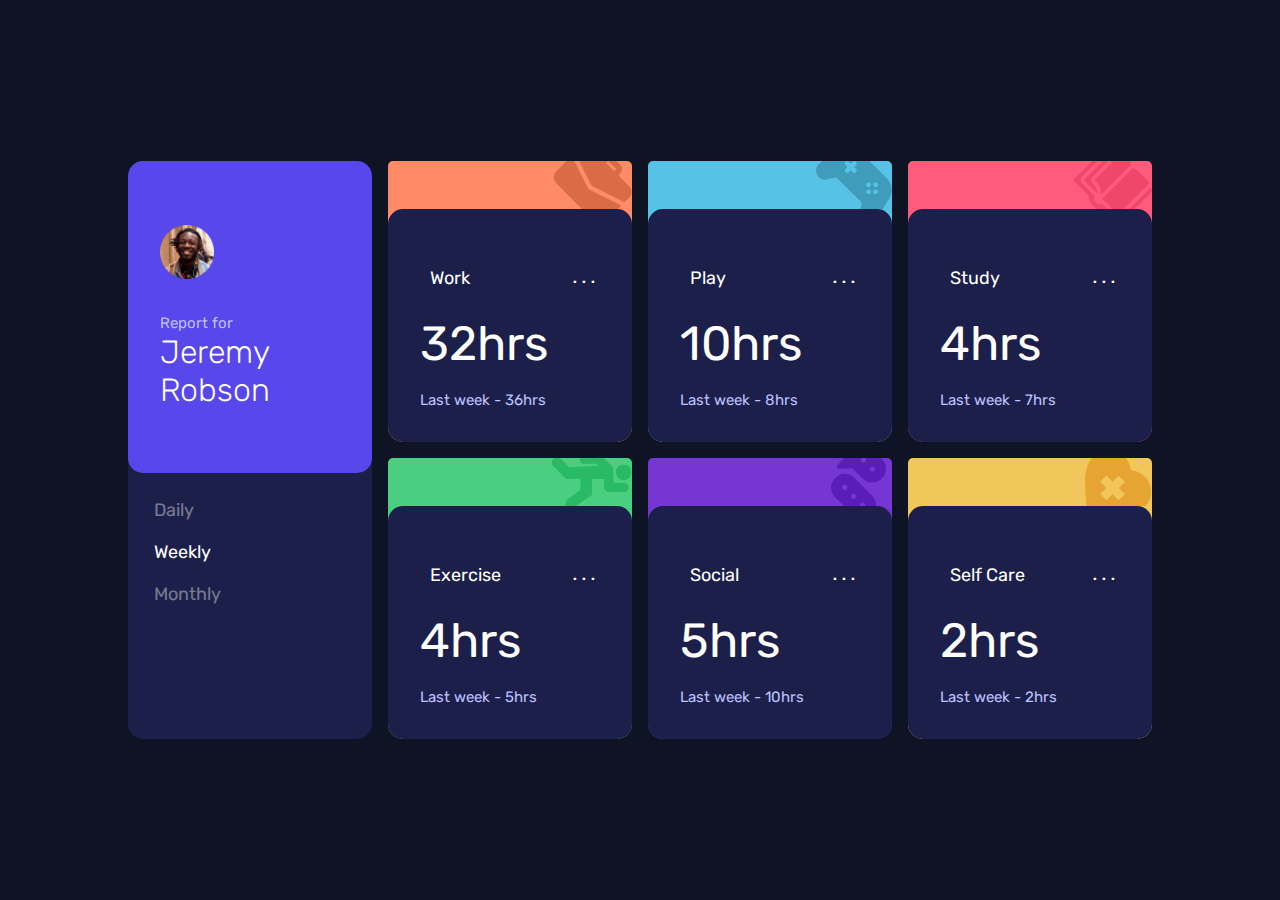
<file: index.html>
<!-- With JSON -->
<!DOCTYPE html>
<html lang="en">

<head>
  <meta charset="UTF-8">
  <meta name="viewport" content="width=device-width, initial-scale=1.0">

  <link rel="icon" type="image/png" sizes="32x32" href="./images/favicon-32x32.png">
  <link rel="stylesheet" href="./styles.css">
  <script src="https://cdnjs.cloudflare.com/ajax/libs/jquery/3.6.1/jquery.min.js"
    integrity="sha512-aVKKRRi/Q/YV+4mjoKBsE4x3H+BkegoM/em46NNlCqNTmUYADjBbeNefNxYV7giUp0VxICtqdrbqU7iVaeZNXA=="
    crossorigin="anonymous" referrerpolicy="no-referrer"></script>
  <title>Frontend Mentor | Time tracking dashboard</title>
</head>

<body>
  <main>
    <div class="user">
      <article>
        <img class="user_logo" src="./images/image-jeremy.png" alt="image-jeremy">
        <div>
          <small>Report for</small>
          <h1>Jeremy Robson</h1>
        </div>
      </article>
      <div class="occurances">
        <p id="daily">Daily</p>
        <p id="weekly" class="texture">Weekly</p>
        <p id="monthly">Monthly</p>
      </div>
    </div>
    <div id="work" class="info">
      <div class="try box"></div>
      <div class="content">
        <div class="header">
          <p>Work</p>
          <button type="button">...</button>
        </div>
        <div class="container">
          <div class="current">
            <span class="week">32hrs</span>
          </div>
          <div class="before">
            <small class="week">Last week -<span> 36hrs</span></small>
          </div>
        </div>
      </div>
    </div>
    <div id="play" class="info">
      <div class="play_logo box"></div>
      <div class="content">
        <div class="header">
          <p>Play</p>
          <button type="button">...</button>
        </div>
        <div class="container">
          <div class="current">
            <span class="week">10hrs</span>
          </div>
          <div class="before">
            <small class="week">Last week -<span> 8hrs</span></small>
          </div>
        </div>
      </div>
    </div>
    <div id="study" class="info">
      <div class="study_logo box"></div>
      <div class="content">
        <div class="header">
          <p>Study</p>
          <button type="button">...</button>
        </div>
        <div class="container">
          <div class="current">
            <span class="week">4hrs</span>
          </div>
          <div class="before">
            <small class="week">Last week -<span> 7hrs</span></small>
          </div>
        </div>
      </div>
    </div>
    <div id="exercise" class="info">
      <div class="exercise_logo box"></div>
      <div class="content">
        <div class="header">
          <p>Exercise</p>
          <button type="button">...</button>
        </div>
        <div class="container">
          <div class="current">
            <span class="week">4hrs</span>
          </div>
          <div class="before">
            <small class="week">Last week -<span> 5hrs</span></small>
          </div>
        </div>
      </div>
    </div>
    <div id="social" class="info">
      <div class="social_logo box"></div>
      <div class="content">
        <div class="header">
          <p>Social</p>
          <button type="button">...</button>
        </div>
        <div class="container">
          <div class="current">
            <span class="week">5hrs</span>
          </div>
          <div class="before">
            <small class="week">Last week - <span> 10hrs</span></small>
          </div>
        </div>
      </div>
    </div>
    <div id="self_care" class="info">
      <div class="selfcare_logo box"></div>
      <div class="content">
        <div class="header">
          <p>Self Care</p>
          <button type="button">...</button>
        </div>
        <div class="container">
          <div class="current">
            <span class="week">2hrs</span>
          </div>
          <div class="before">
            <small class="week">Last week -<span> 2hrs</span></small>
          </div>
        </div>
      </div>
    </div>
  </main>
  <script src="./index.js"></script>
</body>

</html>
</file>
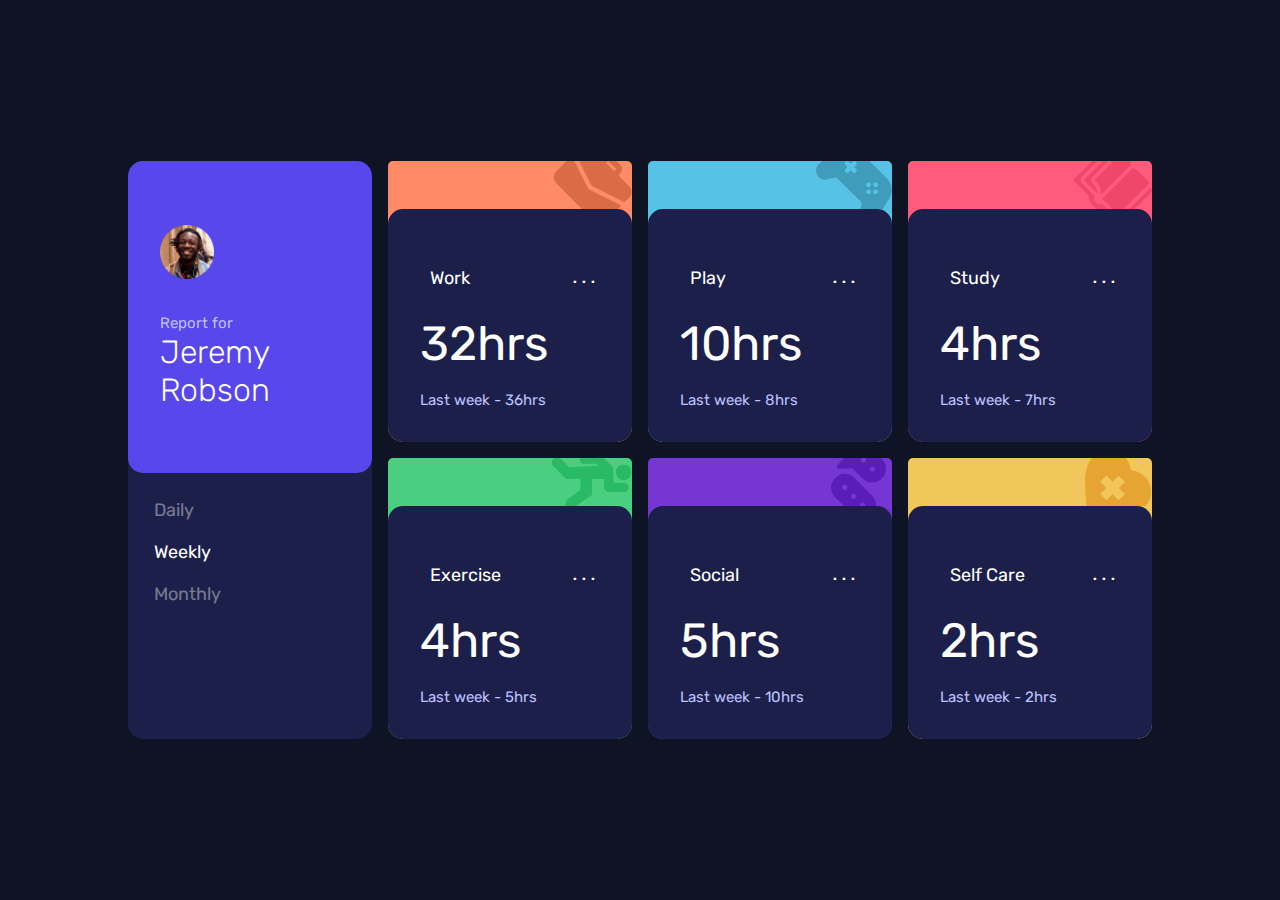
<file: alter.html>
<!-- Without JSON -->
<!DOCTYPE html>
<html lang="en">

<head>
  <meta charset="UTF-8">
  <meta name="viewport" content="width=device-width, initial-scale=1.0">

  <link rel="icon" type="image/png" sizes="32x32" href="./images/favicon-32x32.png">
  <link rel="stylesheet" href="./styles.css">
  <script src="https://cdnjs.cloudflare.com/ajax/libs/jquery/3.6.1/jquery.min.js"
    integrity="sha512-aVKKRRi/Q/YV+4mjoKBsE4x3H+BkegoM/em46NNlCqNTmUYADjBbeNefNxYV7giUp0VxICtqdrbqU7iVaeZNXA=="
    crossorigin="anonymous" referrerpolicy="no-referrer"></script>
  <title>Frontend Mentor | Time tracking dashboard</title>
</head>

<body>
  <main>
    <div class="user">
      <article>
        <img class="user_logo" src="./images/image-jeremy.png" alt="image-jeremy">
        <div>
          <small>Report for</small>
          <h1>Jeremy Robson</h1>
        </div>
      </article>
      <div class="occurances">
        <p id="daily">Daily</p>
        <p id="weekly" class="texture">Weekly</p>
        <p id="monthly">Monthly</p>
      </div>
    </div>
    <div id="work" class="info">
      <div class="try box"></div>
      <div class="content">
        <div class="header">
          <p>Work</p>
          <button type="button">...</button>
        </div>
        <div class="container">
          <div class="current">
            <span class="daily viz">5hrs</span>
            <span class="week">32hrs</span>
            <span class="month viz">103hrs</span>
          </div>
          <div class="before">
            <small class="daily viz">Last week -<span> 7hrs</span></small>
            <small class="week">Last week -<span> 36hrs</span></small>
            <small class="month viz">Last week -<span> 128hrs</span></small>
          </div>
        </div>
      </div>
    </div>
    <div id="play" class="info">
      <div class="play_logo box"></div>
      <div class="content">
        <div class="header">
          <p>Play</p>
          <button type="button">...</button>
        </div>
        <div class="container">
          <div class="current">
            <span class="daily viz">1hr</span>
            <span class="week">10hrs</span>
            <span class="month viz">23hrs</span>
          </div>
          <div class="before">
            <small class="daily viz">Last week -<span> 2hrs</span></small>
            <small class="week">Last week -<span> 8hrs</span></small>
            <small class="month viz">Last week -<span> 29hrs</span></small>
          </div>
        </div>
      </div>
    </div>
    <div id="study" class="info">
      <div class="study_logo box"></div>
      <div class="content">
        <div class="header">
          <p>Study</p>
          <button type="button">...</button>
        </div>
        <div class="container">
          <div class="current">
            <span class="daily viz">0hrs</span>
            <span class="week">4hrs</span>
            <span class="month viz">13hrs</span>
          </div>
          <div class="before">
            <small class="daily viz">Last week -<span> 1hr</span></small>
            <small class="week">Last week -<span> 7hrs</span></small>
            <small class="month viz">Last week -<span> 19hrs</span></small>
          </div>
        </div>
      </div>
    </div>
    <div id="exercise" class="info">
      <div class="exercise_logo box"></div>
      <div class="content">
        <div class="header">
          <p>Exercise</p>
          <button type="button">...</button>
        </div>
        <div class="container">
          <div class="current">
            <span class="daily viz">1hr</span>
            <span class="week">4hrs</span>
            <span class="month viz">11hrs</span>
          </div>
          <div class="before">
            <small class="daily viz">Last week -<span> 1hr</span></small>
            <small class="week">Last week -<span> 5hrs</span></small>
            <small class="month viz">Last week -<span> 18hrs</span></small>
          </div>
        </div>
      </div>
    </div>
    <div id="social" class="info">
      <div class="social_logo box"></div>
      <div class="content">
        <div class="header">
          <p>Social</p>
          <button type="button">...</button>
        </div>
        <div class="container">
          <div class="current">
            <span class="daily viz">1hr</span>
            <span class="week">5hrs</span>
            <span class="month viz">21hrs</span>
          </div>
          <div class="before">
            <small class="daily viz">Last week -<span> 3hrs</span></small>
            <small class="week">Last week - <span> 10hrs</span></small>
            <small class="month viz">Last week -<span>23hrs</span></small>
          </div>
        </div>
      </div>
    </div>
    <div id="self_care" class="info">
      <div class="selfcare_logo box"></div>
      <div class="content">
        <div class="header">
          <p>Self Care</p>
          <button type="button">...</button>
        </div>
        <div class="container">
          <div class="current">
            <span class="daily viz">0hrs</span>
            <span class="week">2hrs</span>
            <span class="month viz">7hrs</span>
          </div>
          <div class="before">
            <small class="daily viz">Last week -<span> 1hr</span></small>
            <small class="week">Last week -<span> 2hrs</span></small>
            <small class="month viz">Last week -<span> 11hrs</span></small>
          </div>
        </div>
      </div>
    </div>
  </main>
  <script src="./script.js"></script>
</body>

</html>
</file>
<file: styles.css>
@import url('https://fonts.googleapis.com/css2?family=Rubik:wght@300;400;500&display=swap');

:root {
    --Very_dark_blue: hsl(226, 43%, 10%);
    --Dark_blue: hsl(235, 46%, 20%);
    --Desaturated_blue: hsl(235, 45%, 61%);
    --Pale_Blue: hsl(236, 100%, 87%);
    --Blue: hsl(246, 80%, 60%);
    --Light_red_work: hsl(15, 100%, 70%);
    --Soft_blue_play: hsl(195, 74%, 62%);
    --Light_red_study: hsl(348, 100%, 68%);
    --Lime_green_exercise: hsl(145, 58%, 55%);
    --Violet_social: hsl(264, 64%, 52%);
    --Soft_orange_self_care: hsl(43, 84%, 65%);
}

* {
    font-family: 'Rubik', sans-serif;
    box-sizing: border-box;
    padding: 0;
    margin: 0;
}

body {
    background-color: var(--Very_dark_blue);
    color: white;
    font-size: 18px;
    min-height: 100vh;
    max-width: 1440px;
    display: flex;
    align-items: center;
    justify-content: center;
}

main {
    text-align: left;
    gap: 1rem;
    width: 80%;
    display: grid;
    grid-template-columns: 1fr 1fr 1fr 1fr;
}

.user {
    background-color: var(--Dark_blue);
    /* padding: 2rem; */
    display: flex;
    flex-direction: column;
    grid-row: 1/3;
    border-radius: 15px;
}

.user_logo {
    margin: 0 0 2rem;
    display: block;
    width: 30%;
}

article {
    padding: 4rem 2rem;
    background-color: var(--Blue);
    border-radius: 15px;
    /* height: 80%; */

}

.occurances {
    display: flex;
    flex-direction: column;
    padding: 1rem;
    border-radius: 10px;
}

.occurances p:hover {
    opacity: 1;
}

.texture {
    opacity: 1;
}

p {
    opacity: 0.4;
    cursor: pointer;
    margin: 10px;
}

h1 {
    color: white;
    font-weight: 300;
    font-size: 2rem;
}

#work {
    background-color: var(--Light_red_work);
    border-radius: 15px;
}

#play {
    background-color: var(--Soft_blue_play);
    border-radius: 15px;
}

#study {
    background-color: var(--Light_red_study);
    border-radius: 15px;
}

#exercise {
    background-color: var(--Lime_green_exercise);
    border-radius: 15px;
}

#social {
    background-color: var(--Violet_social);
    border-radius: 15px;
}

#self_care {
    background-color: var(--Soft_orange_self_care);
    border-radius: 15px;
}

.content {
    cursor: pointer;
    border-radius: 15px;
    width: 100%;
    display: flex;
    flex-direction: column;
    padding: 2rem;
    background-color: var(--Dark_blue);
}

.content:hover {
    background-color: var(--Desaturated_blue);
}

.try {
    background-color: var(--Light_red_work);
    background-image: url(./images/icon-work.svg);
}

.header {
    text-align: left;
    justify-content: space-between;
    display: flex;
    margin: 1rem 0;
    /* padding: 1rem; */
}

button {
    letter-spacing: 5px;
    font-weight: 700;
    background-color: var(--Dark_blue);
    color: white;
    border: none;
    cursor: pointer;
}

.header p {
    opacity: 11;
}

.viz {
    display: none;
}

.current span {
    font-size: 3rem;
}

small {
    color: var(--Pale_Blue);
}

.before {
    margin-top: 1rem;
}

.box {
    border-radius: 5px;
    height: 3rem;
    background-position: right;
    background-repeat: no-repeat;
}

.play_logo {
    background-color: var(--Soft_blue_play);
    background-image: url("./images/icon-play.svg");
}

.study_logo {
    background-color: var(--Light_red_study);
    background-image: url("./images/icon-study.svg");
}

.exercise_logo {
    background-color: var(--Lime_green_exercise);
    background-image: url("./images/icon-exercise.svg");
}

.social_logo {
    background-color: var(--Violet_social);
    background-image: url("./images/icon-social.svg");
}

.selfcare_logo {
    background-color: var(--Soft_orange_self_care);
    background-image: url("./images/icon-self-care.svg");
}

@media screen and (max-width:800px) {
    body {
        min-width: 375px;
    }
    main {
        margin: 1rem;
        gap: 1rem;
        width: 100%;
        grid-template-columns: 1fr;
    }

    .user_logo {
        float: left;
        margin: 0 0;
        display: inline;
    }

    article {

        padding: 1rem;
    }

    article {
        display: flex;
        align-items: center;
        justify-content: center;
        gap: 2rem;
    }

    .occurances {
        flex-direction: row;
        justify-content: space-between;
    }

    .container {
        justify-content: space-between;
        display: flex;
    }

    h1 {
        font-size: 1.5rem;
    }.content {
        padding: 1rem;
    }
}
</file>
